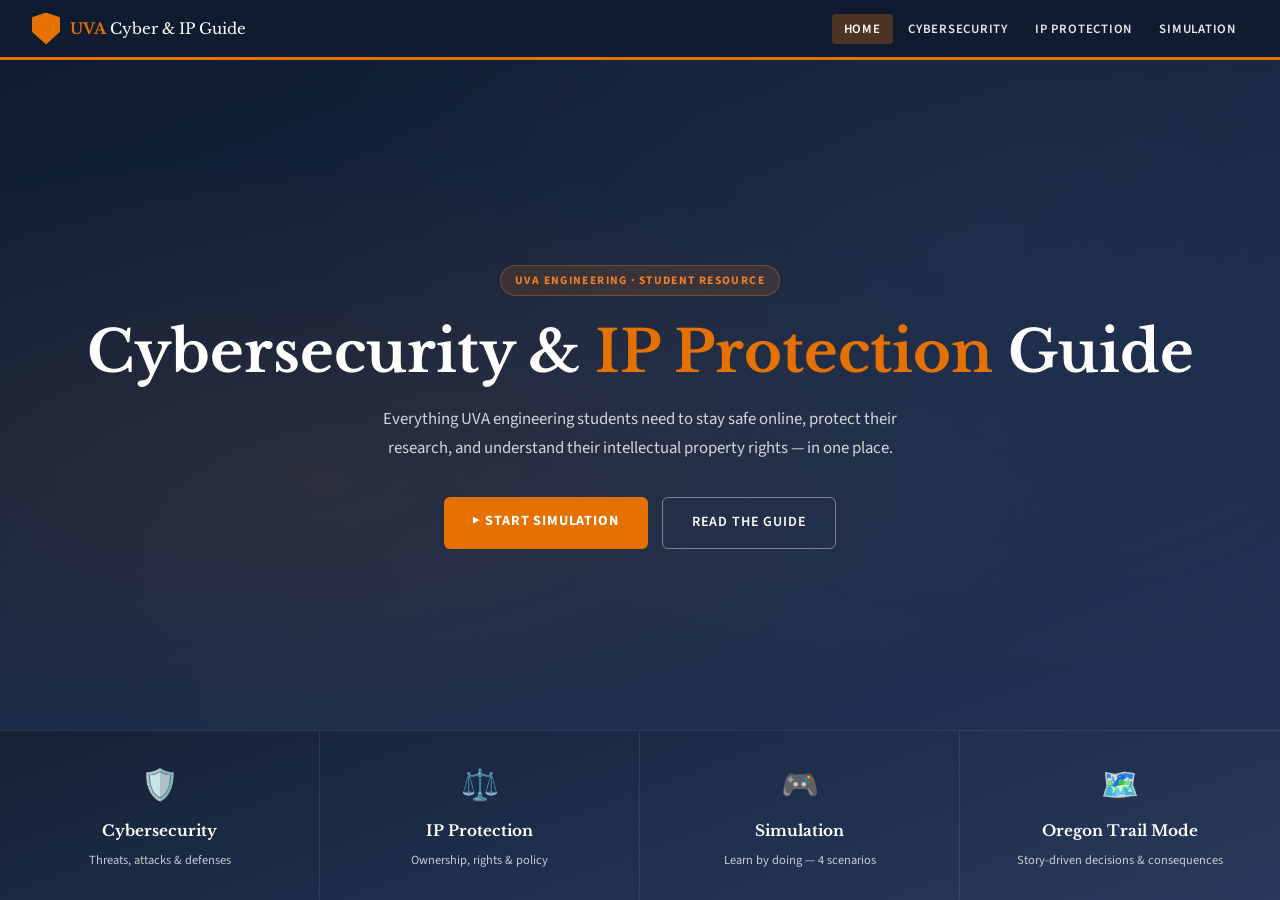
<file: index.html>
<!DOCTYPE html>
<html lang="en">
<head>
  <!-- Basic page setup + styles -->
  <meta charset="UTF-8">
  <meta name="viewport" content="width=device-width, initial-scale=1.0">
  <title>UVA Cyber & IP Guide</title>
  <link rel="stylesheet" href="css/style.css">
  <link rel="stylesheet" href="css/home.css">
</head>
<body>
  <!-- Accessibility: skip navigation -->
  <a href="#main-content" class="skip-link">Skip to main content</a>
  
  <!-- Main navigation -->
  <header>
    <nav aria-label="Main navigation">
      <a href="index.html" class="nav-brand">
        <div class="nav-shield" aria-hidden="true"></div>
        <span class="nav-title"><strong>UVA</strong> Cyber &amp; IP Guide</span>
      </a>
      <ul class="nav-links">
        <li><a href="index.html">Home</a></li>
        <li><a href="cyber.html">Cybersecurity</a></li>
        <li><a href="ip.html">IP Protection</a></li>
        <li><a href="simulation.html">Simulation</a></li>
      </ul>
    </nav>
  </header>

  <!-- Main content area -->
  <main id="main-content">
    
    <!-- Hero section (intro + quick navigation) -->
    <section class="hero" aria-labelledby="hero-heading">
      <div class="hero-content">
        <div class="hero-eyebrow">UVA Engineering · Student Resource</div>
        <h1 id="hero-heading">Cybersecurity &amp; <em>IP Protection</em> Guide</h1>
        <p class="hero-sub">Everything UVA engineering students need to stay safe online, protect their research, and understand their intellectual property rights — in one place.</p>
        
        <!-- Primary actions -->
        <div class="hero-actions">
          <a href="simulation.html" class="btn-primary">▶ Start Simulation</a>
          <a href="cyber.html" class="btn-outline">Read the Guide</a>
        </div>
      </div>
      <!-- Quick access cards to main sections -->
      <nav class="hero-cards" aria-label="Site sections">
        <a href="cyber.html" class="hero-card">
          <div class="hero-card-icon" aria-hidden="true">🛡️</div>
          <h2>Cybersecurity</h2>
          <p>Threats, attacks &amp; defenses</p>
        </a>
        <a href="ip.html" class="hero-card">
          <div class="hero-card-icon" aria-hidden="true">⚖️</div>
          <h2>IP Protection</h2>
          <p>Ownership, rights &amp; policy</p>
        </a>
        <a href="simulation.html" class="hero-card">
          <div class="hero-card-icon" aria-hidden="true">🎮</div>
          <h2>Simulation</h2>
          <p>Learn by doing — 4 scenarios</p>
        </a>
        <a href="simulation.html" class="hero-card">
          <div class="hero-card-icon" aria-hidden="true">🗺️</div>
          <h2>Oregon Trail Mode</h2>
          <p>Story-driven decisions &amp; consequences</p>
        </a>
      </nav>
    </section>
  </main>
  
  <!-- Navigation behavior script for js -->
  <script src="js/nav.js"></script>
</body>
</html>
</file>
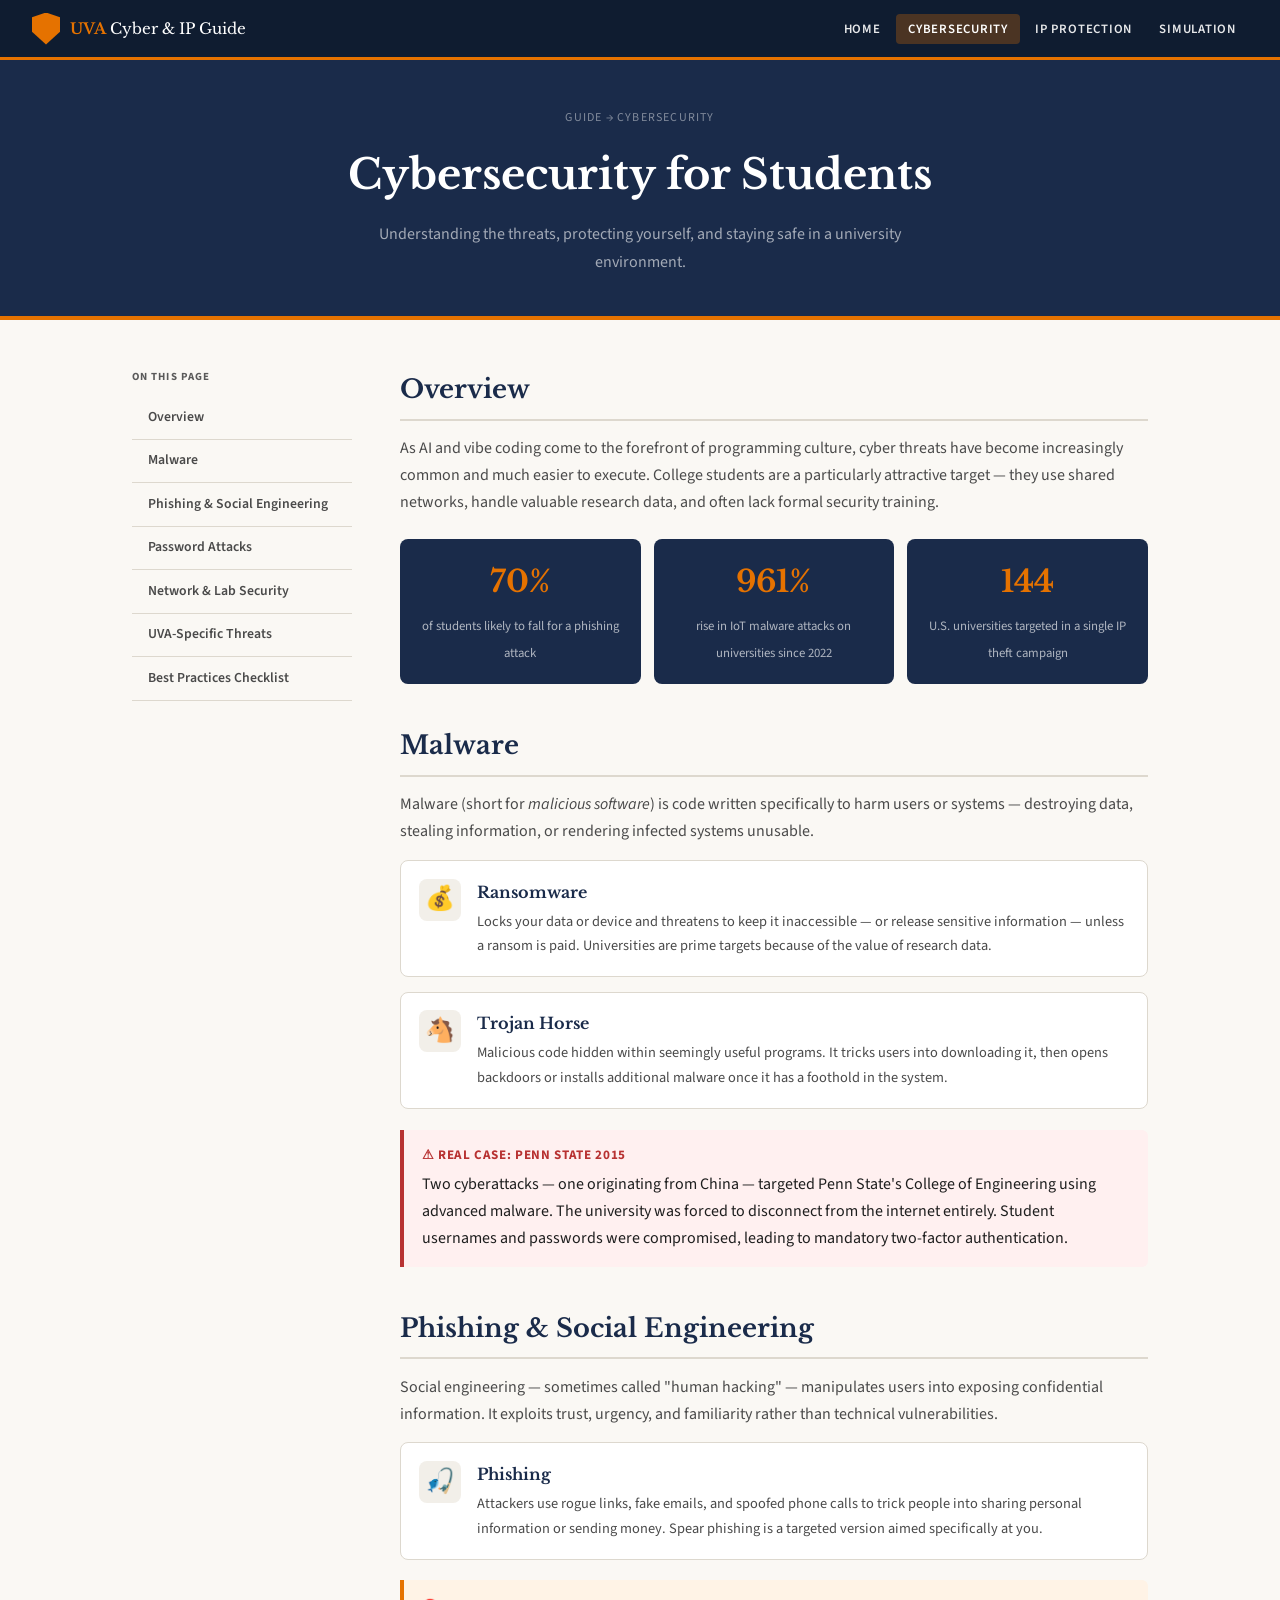
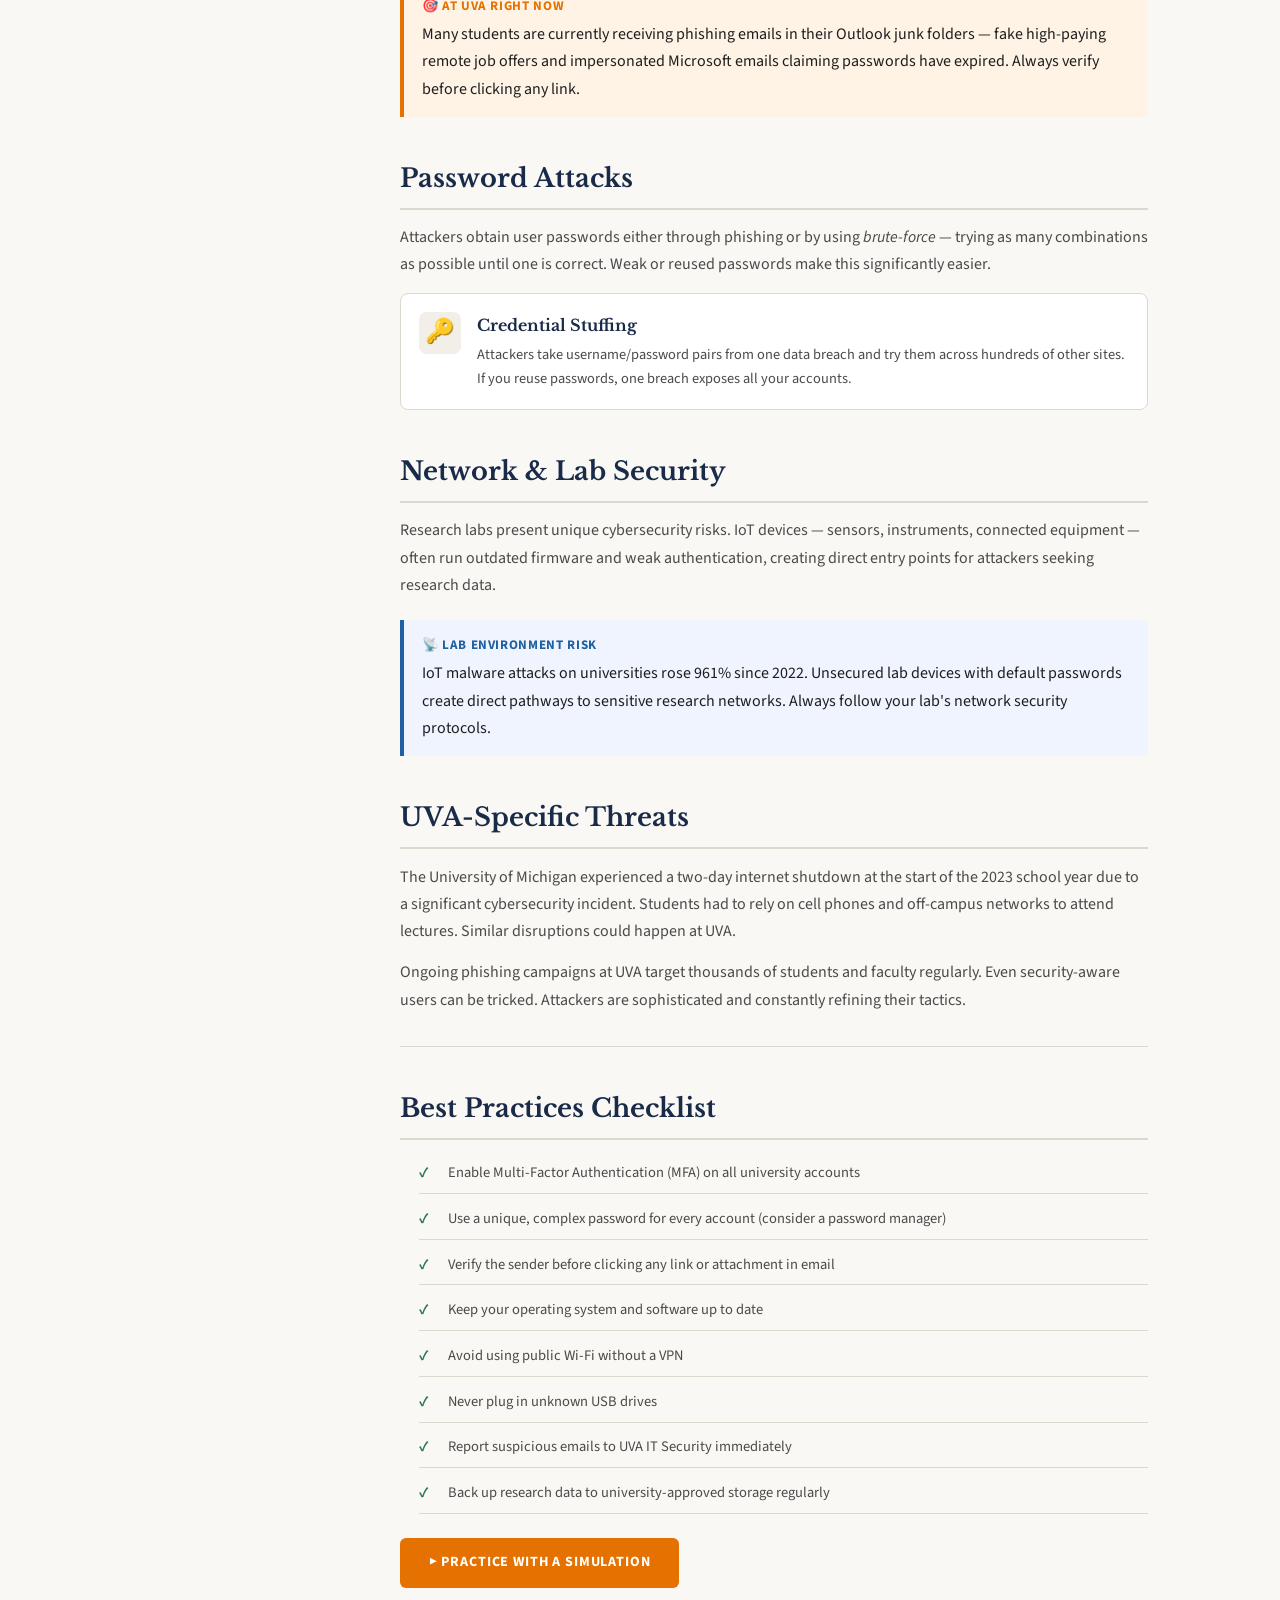
<file: cyber.html>
<!DOCTYPE html>
<html lang="en">
<head>
  <!-- Basic setup + shared styles -->
  <meta charset="UTF-8">
  <meta name="viewport" content="width=device-width, initial-scale=1.0">
  <title>Cybersecurity — UVA Cyber & IP Guide</title>
  <link rel="stylesheet" href="css/style.css">
  <link rel="stylesheet" href="css/content.css">
</head>
<body>

  <!-- Navigation (consistent across pages) -->
  <nav>
    <a href="index.html" class="nav-brand">
      <div class="nav-shield"></div>
      <span class="nav-title"><strong>UVA</strong> Cyber &amp; IP Guide</span>
    </a>
    <ul class="nav-links">
      <li><a href="index.html">Home</a></li>
      <li><a href="cyber.html">Cybersecurity</a></li>
      <li><a href="ip.html">IP Protection</a></li>
      <li><a href="simulation.html">Simulation</a></li>
    </ul>
  </nav>

  <!-- Page header -->
  <div class="page-header">
    <div class="breadcrumb">Guide → Cybersecurity</div>
    <h1>Cybersecurity for Students</h1>
    <p>Understanding the threats, protecting yourself, and staying safe in a university environment.</p>
  </div>
  <div class="orange-bar"></div>

  <!-- Layout: sidebar + main content -->
  <div class="content-layout">
    
    <!-- Sidebar navigation -->
    <aside class="content-sidebar">
      <div class="sidebar-label">On this page</div>
      <ul class="sidebar-nav">
        <li><a href="#overview">Overview</a></li>
        <li><a href="#malware">Malware</a></li>
        <li><a href="#phishing">Phishing &amp; Social Engineering</a></li>
        <li><a href="#passwords">Password Attacks</a></li>
        <li><a href="#network">Network &amp; Lab Security</a></li>
        <li><a href="#uva">UVA-Specific Threats</a></li>
        <li><a href="#checklist">Best Practices Checklist</a></li>
      </ul>
    </aside>

    <!-- Main content -->
    <div class="content-body">

      <!-- Overview section -->
      <h2 id="overview">Overview</h2>
      <p>As AI and vibe coding come to the forefront of programming culture, cyber threats have become increasingly common and much easier to execute. College students are a particularly attractive target — they use shared networks, handle valuable research data, and often lack formal security training.</p>
      
      <!-- Stats section -->
      <div class="stat-row">
        <div class="stat-box"><span class="stat-num">70%</span><span class="stat-label">of students likely to fall for a phishing attack</span></div>
        <div class="stat-box"><span class="stat-num">961%</span><span class="stat-label">rise in IoT malware attacks on universities since 2022</span></div>
        <div class="stat-box"><span class="stat-num">144</span><span class="stat-label">U.S. universities targeted in a single IP theft campaign</span></div>
      </div>

      <!-- Malware threats -->
      <h2 id="malware">Malware</h2>
      <p>Malware (short for <em>malicious software</em>) is code written specifically to harm users or systems — destroying data, stealing information, or rendering infected systems unusable.</p>
      
      <!-- Example threat cards -->
      <div class="threat-card">
        <div class="threat-icon">💰</div>
        <div>
          <h4>Ransomware</h4>
          <p>Locks your data or device and threatens to keep it inaccessible — or release sensitive information — unless a ransom is paid. Universities are prime targets because of the value of research data.</p>
        </div>
      </div>
      <div class="threat-card">
        <div class="threat-icon">🐴</div>
        <div>
          <h4>Trojan Horse</h4>
          <p>Malicious code hidden within seemingly useful programs. It tricks users into downloading it, then opens backdoors or installs additional malware once it has a foothold in the system.</p>
        </div>
      </div>
      
      <!-- Real-world case -->
      <div class="callout danger">
        <strong>⚠ Real Case: Penn State 2015</strong>
        Two cyberattacks — one originating from China — targeted Penn State's College of Engineering using advanced malware. The university was forced to disconnect from the internet entirely. Student usernames and passwords were compromised, leading to mandatory two-factor authentication.
      </div>

      <!-- Phishing -->
      <h2 id="phishing">Phishing &amp; Social Engineering</h2>
      <p>Social engineering — sometimes called "human hacking" — manipulates users into exposing confidential information. It exploits trust, urgency, and familiarity rather than technical vulnerabilities.</p>
      <div class="threat-card">
        <div class="threat-icon">🎣</div>
        <div>
          <h4>Phishing</h4>
          <p>Attackers use rogue links, fake emails, and spoofed phone calls to trick people into sharing personal information or sending money. Spear phishing is a targeted version aimed specifically at you.</p>
        </div>
      </div>
      <div class="callout">
        <strong>🎯 At UVA Right Now</strong>
        Many students are currently receiving phishing emails in their Outlook junk folders — fake high-paying remote job offers and impersonated Microsoft emails claiming passwords have expired. Always verify before clicking any link.
      </div>

      <!-- Password attacks -->
      <h2 id="passwords">Password Attacks</h2>
      <p>Attackers obtain user passwords either through phishing or by using <em>brute-force</em> — trying as many combinations as possible until one is correct. Weak or reused passwords make this significantly easier.</p>
      <div class="threat-card">
        <div class="threat-icon">🔑</div>
        <div>
          <h4>Credential Stuffing</h4>
          <p>Attackers take username/password pairs from one data breach and try them across hundreds of other sites. If you reuse passwords, one breach exposes all your accounts.</p>
        </div>
      </div>

      <!-- Network risks -->
      <h2 id="network">Network &amp; Lab Security</h2>
      <p>Research labs present unique cybersecurity risks. IoT devices — sensors, instruments, connected equipment — often run outdated firmware and weak authentication, creating direct entry points for attackers seeking research data.</p>
      <div class="callout info">
        <strong>📡 Lab Environment Risk</strong>
        IoT malware attacks on universities rose 961% since 2022. Unsecured lab devices with default passwords create direct pathways to sensitive research networks. Always follow your lab's network security protocols.
      </div>

      <!-- UVA-specific context -->
      <h2 id="uva">UVA-Specific Threats</h2>
      <p>The University of Michigan experienced a two-day internet shutdown at the start of the 2023 school year due to a significant cybersecurity incident. Students had to rely on cell phones and off-campus networks to attend lectures. Similar disruptions could happen at UVA.</p>
      <p>Ongoing phishing campaigns at UVA target thousands of students and faculty regularly. Even security-aware users can be tricked. Attackers are sophisticated and constantly refining their tactics.</p>

      <div class="divider"></div>
      
      <!-- Best practices -->
      <h2 id="checklist">Best Practices Checklist</h2>
      <ul class="checklist">
        <li>Enable Multi-Factor Authentication (MFA) on all university accounts</li>
        <li>Use a unique, complex password for every account (consider a password manager)</li>
        <li>Verify the sender before clicking any link or attachment in email</li>
        <li>Keep your operating system and software up to date</li>
        <li>Avoid using public Wi-Fi without a VPN</li>
        <li>Never plug in unknown USB drives</li>
        <li>Report suspicious emails to UVA IT Security immediately</li>
        <li>Back up research data to university-approved storage regularly</li>
      </ul>
      
      <!-- CTA -->
      <div class="content-cta">
        <a href="simulation.html" class="btn-primary">▶ Practice with a Simulation</a>
      </div>
    </div>
  </div>

   <!-- Navigation script that redirects w/ JS -->
  <script src="js/nav.js"></script>
</body>
</html>
</file>
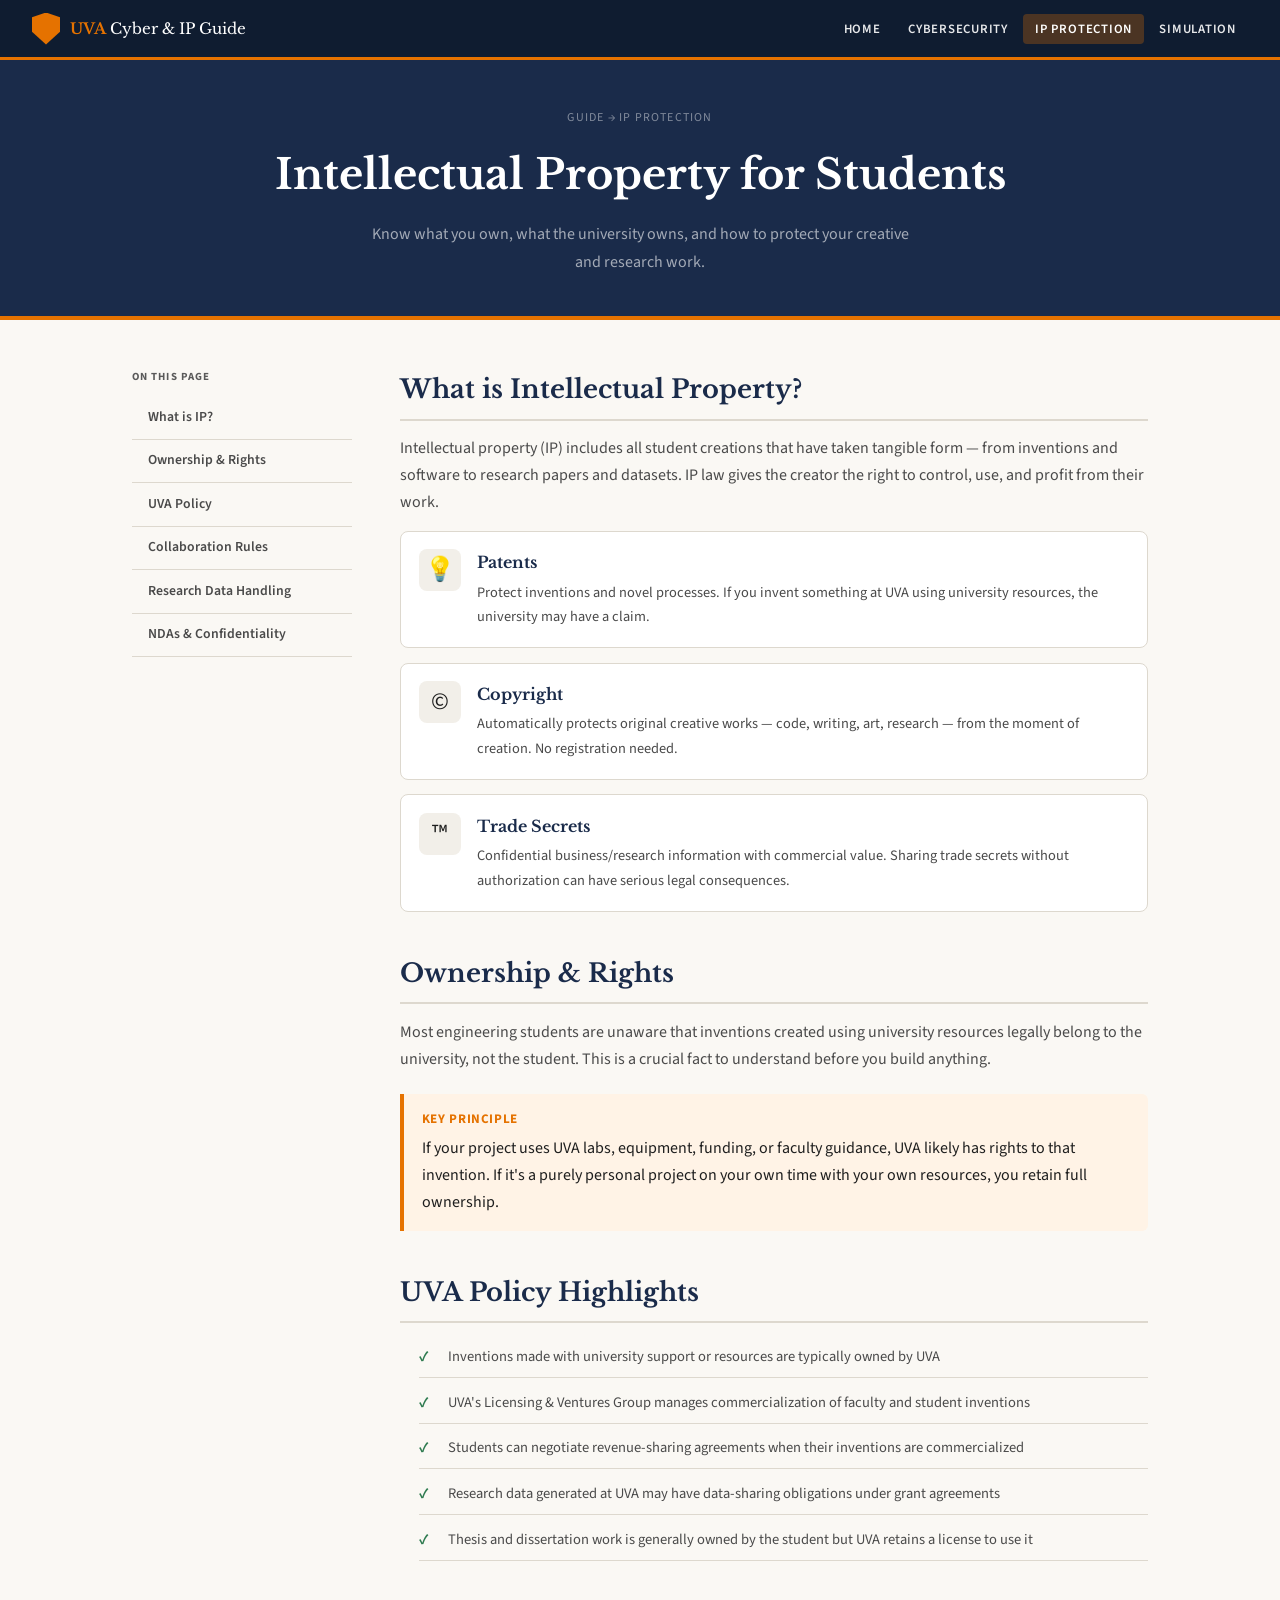
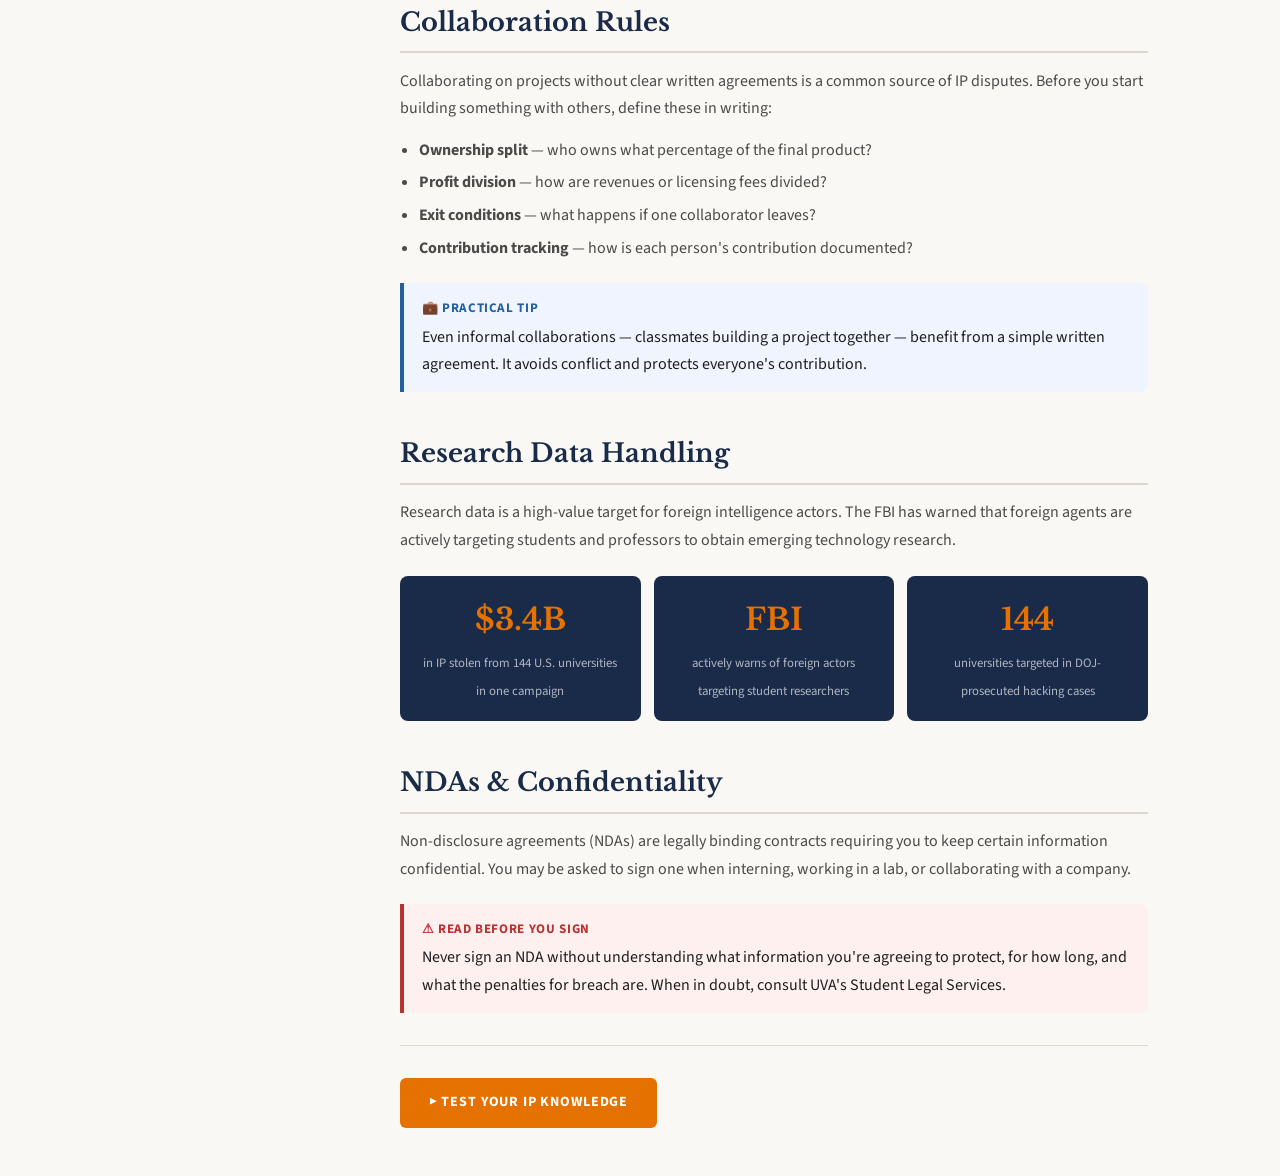
<file: ip.html>
<!DOCTYPE html>
<html lang="en">
<head>
 <!-- Basic setup + styling -->
  <meta charset="UTF-8">
  <meta name="viewport" content="width=device-width, initial-scale=1.0">
  <title>IP Protection — UVA Cyber & IP Guide</title>
  <link rel="stylesheet" href="css/style.css">
  <link rel="stylesheet" href="css/content.css">
</head>
<body>
  
  <!-- Shared navigation bar -->
  <nav>
    <a href="index.html" class="nav-brand">
      <div class="nav-shield"></div>
      <span class="nav-title"><strong>UVA</strong> Cyber &amp; IP Guide</span>
    </a>
    <ul class="nav-links">
      <li><a href="index.html">Home</a></li>
      <li><a href="cyber.html">Cybersecurity</a></li>
      <li><a href="ip.html">IP Protection</a></li>
      <li><a href="simulation.html">Simulation</a></li>
    </ul>
  </nav>
  
  <!-- Page header -->
  <div class="page-header">
    <div class="breadcrumb">Guide → IP Protection</div>
    <h1>Intellectual Property for Students</h1>
    <p>Know what you own, what the university owns, and how to protect your creative and research work.</p>
  </div>
  <div class="orange-bar"></div>
  
  <!-- Main layout: sidebar + content -->
  <div class="content-layout">
    
    <!-- Sidebar navigation -->
    <aside class="content-sidebar">
      <div class="sidebar-label">On this page</div>
      <ul class="sidebar-nav">
        <li><a href="#what-is-ip">What is IP?</a></li>
        <li><a href="#ownership">Ownership &amp; Rights</a></li>
        <li><a href="#uva-policy">UVA Policy</a></li>
        <li><a href="#collaboration">Collaboration Rules</a></li>
        <li><a href="#research">Research Data Handling</a></li>
        <li><a href="#ndas">NDAs &amp; Confidentiality</a></li>
      </ul>
    </aside>
    
     <!-- Main content -->
    <div class="content-body">
      
      <!-- IP basics -->
      <h2 id="what-is-ip">What is Intellectual Property?</h2>
      <p>Intellectual property (IP) includes all student creations that have taken tangible form — from inventions and software to research papers and datasets. IP law gives the creator the right to control, use, and profit from their work.</p>
      
      <!-- Key IP types -->
      <div class="threat-card">
        <div class="threat-icon">💡</div>
        <div><h4>Patents</h4><p>Protect inventions and novel processes. If you invent something at UVA using university resources, the university may have a claim.</p></div>
      </div>
      <div class="threat-card">
        <div class="threat-icon">©️</div>
        <div><h4>Copyright</h4><p>Automatically protects original creative works — code, writing, art, research — from the moment of creation. No registration needed.</p></div>
      </div>
      <div class="threat-card">
        <div class="threat-icon">™️</div>
        <div><h4>Trade Secrets</h4><p>Confidential business/research information with commercial value. Sharing trade secrets without authorization can have serious legal consequences.</p></div>
      </div>

      <!-- Ownership section -->
      <h2 id="ownership">Ownership &amp; Rights</h2>
      <p>Most engineering students are unaware that inventions created using university resources legally belong to the university, not the student. This is a crucial fact to understand before you build anything.</p>
      <div class="callout">
        <strong>Key Principle</strong>
        If your project uses UVA labs, equipment, funding, or faculty guidance, UVA likely has rights to that invention. If it's a purely personal project on your own time with your own resources, you retain full ownership.
      </div>
      
       <!-- Policy overview -->
      <h2 id="uva-policy">UVA Policy Highlights</h2>
      <ul class="checklist">
        <li>Inventions made with university support or resources are typically owned by UVA</li>
        <li>UVA's Licensing &amp; Ventures Group manages commercialization of faculty and student inventions</li>
        <li>Students can negotiate revenue-sharing agreements when their inventions are commercialized</li>
        <li>Research data generated at UVA may have data-sharing obligations under grant agreements</li>
        <li>Thesis and dissertation work is generally owned by the student but UVA retains a license to use it</li>
      </ul>

      <!-- Collaboration -->
      <h2 id="collaboration">Collaboration Rules</h2>
      <p>Collaborating on projects without clear written agreements is a common source of IP disputes. Before you start building something with others, define these in writing:</p>
      <ul>
        <li><strong>Ownership split</strong> — who owns what percentage of the final product?</li>
        <li><strong>Profit division</strong> — how are revenues or licensing fees divided?</li>
        <li><strong>Exit conditions</strong> — what happens if one collaborator leaves?</li>
        <li><strong>Contribution tracking</strong> — how is each person's contribution documented?</li>
      </ul>
      <div class="callout info">
        <strong>💼 Practical Tip</strong>
        Even informal collaborations — classmates building a project together — benefit from a simple written agreement. It avoids conflict and protects everyone's contribution.
      </div>
      
      <!-- Research risks -->
      <h2 id="research">Research Data Handling</h2>
      <p>Research data is a high-value target for foreign intelligence actors. The FBI has warned that foreign agents are actively targeting students and professors to obtain emerging technology research.</p>
      <div class="stat-row">
        <div class="stat-box"><span class="stat-num">$3.4B</span><span class="stat-label">in IP stolen from 144 U.S. universities in one campaign</span></div>
        <div class="stat-box"><span class="stat-num">FBI</span><span class="stat-label">actively warns of foreign actors targeting student researchers</span></div>
        <div class="stat-box"><span class="stat-num">144</span><span class="stat-label">universities targeted in DOJ-prosecuted hacking cases</span></div>
      </div>

      <!-- NDA warning -->
      <h2 id="ndas">NDAs &amp; Confidentiality</h2>
      <p>Non-disclosure agreements (NDAs) are legally binding contracts requiring you to keep certain information confidential. You may be asked to sign one when interning, working in a lab, or collaborating with a company.</p>
      <div class="callout danger">
        <strong>⚠ Read Before You Sign</strong>
        Never sign an NDA without understanding what information you're agreeing to protect, for how long, and what the penalties for breach are. When in doubt, consult UVA's Student Legal Services.
      </div>

      <!-- CTA -->
      <div class="divider"></div>
      <div class="content-cta">
        <a href="simulation.html" class="btn-primary">▶ Test Your IP Knowledge</a>
      </div>
    </div>
  </div>

  <script src="js/nav.js"></script>
</body>
</html>
</file>
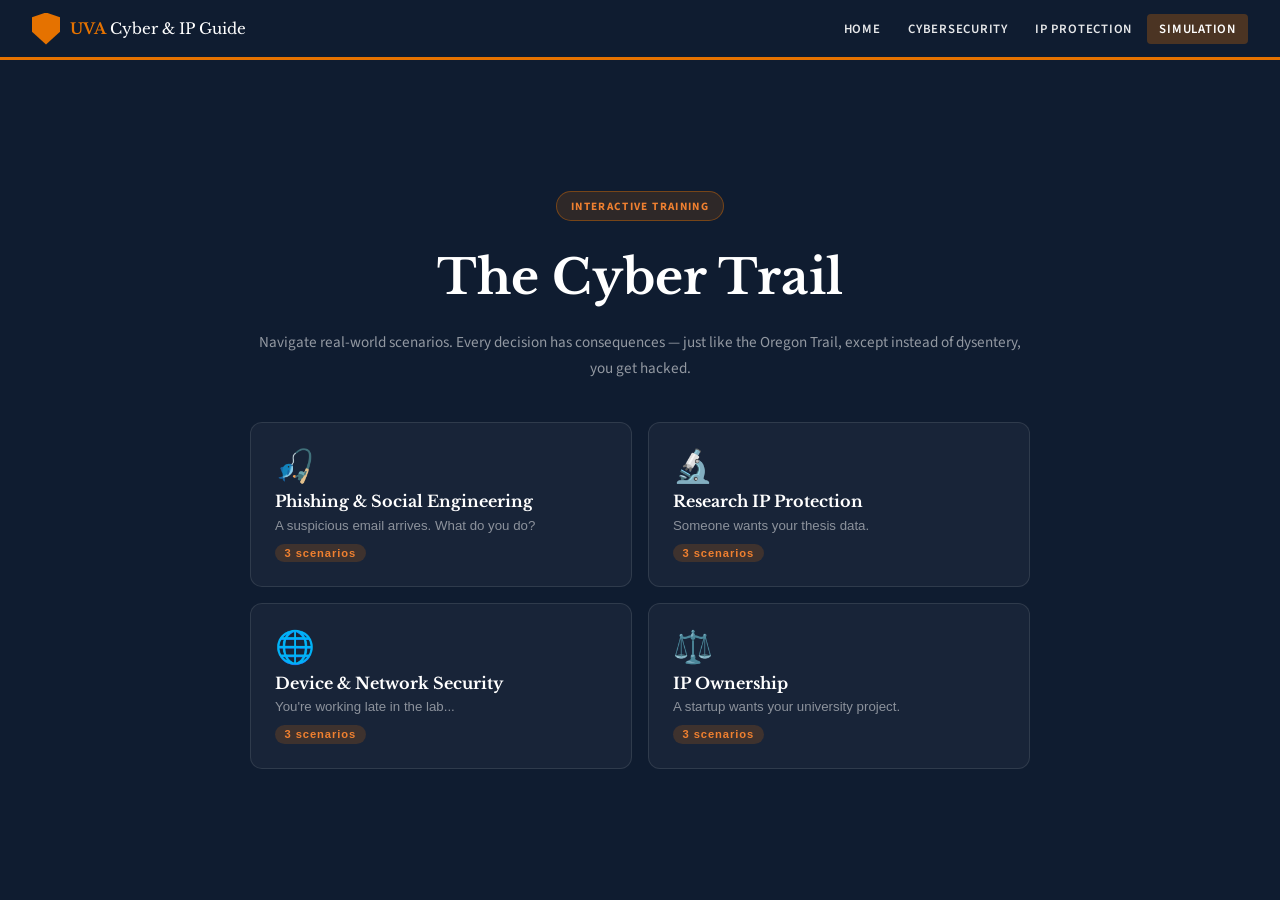
<file: simulation.html>
<!DOCTYPE html>
<html lang="en">
<head>
  <meta charset="UTF-8">
  <meta name="viewport" content="width=device-width, initial-scale=1.0">
  <title>Simulation — UVA Cyber & IP Guide</title>
  <link rel="stylesheet" href="css/style.css">
  <link rel="stylesheet" href="css/simulation.css">
</head>
<body>

  <nav>
    <a href="index.html" class="nav-brand">
      <div class="nav-shield"></div>
      <span class="nav-title"><strong>UVA</strong> Cyber &amp; IP Guide</span>
    </a>
    <ul class="nav-links">
      <li><a href="index.html">Home</a></li>
      <li><a href="cyber.html">Cybersecurity</a></li>
      <li><a href="ip.html">IP Protection</a></li>
      <li><a href="simulation.html">Simulation</a></li>
    </ul>
  </nav>

  <div class="sim-page">

    <!-- ── TOPIC SELECT SCREEN ── -->
    <div id="screenTopicSelect" class="sim-screen active">
      <div class="trail-header">
        <div class="trail-eyebrow">Interactive Training</div>
        <h1>The Cyber Trail</h1>
        <p>Navigate real-world scenarios. Every decision has consequences — just like the Oregon Trail, except instead of dysentery, you get hacked.</p>
      </div>
      <div class="topic-grid">
        <button class="topic-card" onclick="Game.openTopic('phishing')">
          <div class="topic-icon">🎣</div>
          <h3>Phishing &amp; Social Engineering</h3>
          <p>A suspicious email arrives. What do you do?</p>
          <div class="topic-tag">3 scenarios</div>
        </button>
        <button class="topic-card" onclick="Game.openTopic('research')">
          <div class="topic-icon">🔬</div>
          <h3>Research IP Protection</h3>
          <p>Someone wants your thesis data.</p>
          <div class="topic-tag">3 scenarios</div>
        </button>
        <button class="topic-card" onclick="Game.openTopic('network')">
          <div class="topic-icon">🌐</div>
          <h3>Device &amp; Network Security</h3>
          <p>You're working late in the lab...</p>
          <div class="topic-tag">3 scenarios</div>
        </button>
        <button class="topic-card" onclick="Game.openTopic('ip')">
          <div class="topic-icon">⚖️</div>
          <h3>IP Ownership</h3>
          <p>A startup wants your university project.</p>
          <div class="topic-tag">3 scenarios</div>
        </button>
      </div>
    </div>

    <!-- ── GAME SCREEN ── -->
    <div id="screenGame" class="sim-screen">

      <!-- HUD -->
      <div class="trail-hud">
        <div class="hud-left">
          <span class="hud-topic" id="hudTopic">Topic</span>
          <div class="trail-progress-wrap">
            <div class="trail-progress-track">
              <div class="trail-progress-fill" id="trailProgress"></div>
              <div class="trail-dot" id="trailDot"></div>
            </div>
            <div class="trail-progress-label">
              <span>Start</span><span id="progressLabel">Scene 1 of 3</span><span>End</span>
            </div>
          </div>
        </div>
        <div class="hud-right">
          <div class="hud-stat safe" id="statGood">✓ <span id="goodCount">0</span> safe</div>
          <div class="hud-stat risk" id="statBad">☠ <span id="badCount">0</span> risky</div>
        </div>
      </div>

      <!-- Scene card -->
      <div class="scene-card" id="sceneCard">

        <!-- Scene visual / animation area -->
        <div class="scene-visual" id="sceneVisual">
          <div class="scene-bg" id="sceneBg"></div>
          <div class="scene-anim" id="sceneAnim"></div>
        </div>

        <!-- Story text -->
        <div class="scene-story">
          <div class="scene-label" id="sceneLabel">Scene</div>
          <p class="scene-text" id="sceneText"></p>
        </div>

        <!-- Choices -->
        <div class="scene-choices" id="sceneChoices"></div>

        <!-- Consequence panel (shown after choice) -->
        <div class="consequence-panel" id="consequencePanel">
          <div class="consequence-anim" id="consequenceAnim"></div>
          <div class="consequence-body">
            <h4 id="consequenceTitle"></h4>
            <p id="consequenceText"></p>
          </div>
        </div>

        <button class="btn-continue" id="btnContinue" onclick="Game.next()">Continue on the Trail →</button>
      </div>
    </div>

    <!-- ── END SCREEN ── -->
    <div id="screenEnd" class="sim-screen">
      <div class="end-card">
        <div class="end-icon" id="endIcon"></div>
        <h2 id="endTitle"></h2>
        <div class="end-score" id="endScore"></div>
        <p id="endMsg"></p>
        <div class="end-takeaway" id="endTakeaway"></div>
        <div class="end-actions">
          <button class="btn-primary" onclick="Game.restart()">Try Another Topic</button>
          <button class="btn-outline-dark" onclick="Game.replay()">Replay This Scenario</button>
        </div>
      </div>
    </div>

  </div><!-- /sim-page -->

  <script src="js/nav.js"></script>
  <script src="js/simulation.js"></script>
</body>
</html>
</file>
<file: css/style.css>
/* ══════════════════════════════════════════════
   GLOBAL STYLES  —  uva-cyber-guide
   style.css applies to every page
   ══════════════════════════════════════════════ */

@import url('https://fonts.googleapis.com/css2?family=Libre+Baskerville:ital,wght@0,400;0,700;1,400&family=Source+Sans+3:wght@300;400;600;700&display=swap');

/* ── Design tokens ── */
:root {
  --navy:        #1a2b4a;
  --navy-deep:   #0f1c30;
  --navy-mid:    #243455;
  --orange:      #E57200;
  --orange-light:#f08030;
  --orange-pale: #fff3e6;
  --cream:       #faf8f4;
  --warm-gray:   #f2efe9;
  --mid-gray:    #5a5a5a; /* was #8a8a8a — darkened for AAA contrast (7:1 on cream) */
  --text:        #1e1e1e;
  --text-light:  #4a4a4a;
  --border:      #ddd8ce;
  --white:       #ffffff;
  --success:     #2d7a4f;
  --danger:      #b83232;
  --warning:     #c47a00;

  --font-serif: 'Libre Baskerville', Georgia, serif;
  --font-sans:  'Source Sans 3', sans-serif;
  --nav-h:      60px;
}

/* ── Reset ── */
*, *::before, *::after { margin: 0; padding: 0; box-sizing: border-box; }
html { scroll-behavior: smooth; }
body {
  font-family: var(--font-sans);
  background: var(--cream);
  color: var(--text);
  font-size: 16px;
  line-height: 1.7;
  padding-top: var(--nav-h);
}

/* ── Accessibility: skip link ── */
.skip-link {
  position: absolute;
  top: -100%;
  left: 1rem;
  background: var(--orange);
  color: var(--white);
  padding: 0.5rem 1rem;
  border-radius: 0 0 6px 6px;
  font-weight: 700;
  font-size: 0.9rem;
  text-decoration: none;
  z-index: 9999;
  transition: top 0.2s;
}
.skip-link:focus { top: 0; }

/* ── Nav ── */
header,
body > nav {
  position: fixed;
  top: 0;
  left: 0;
  right: 0;
  z-index: 1000;
}
header nav,
body > nav {
  height: var(--nav-h);
  background: var(--navy-deep);
  border-bottom: 3px solid var(--orange);
  display: flex;
  align-items: center;
  justify-content: space-between;
  padding: 0 2rem;
}
.nav-brand {
  display: flex; align-items: center; gap: 0.6rem;
  text-decoration: none;
}
.nav-shield {
  width: 28px; height: 32px;
  background: var(--orange);
  clip-path: polygon(50% 0%, 100% 15%, 100% 60%, 50% 100%, 0% 60%, 0% 15%);
  flex-shrink: 0;
}
.nav-title {
  font-family: var(--font-serif);
  color: var(--white); font-size: 0.95rem;
  white-space: nowrap;
}
@media (max-width: 640px) {
  :root { --nav-h: 96px; }
  header nav,
  body > nav {
  height: auto;
  flex-wrap: wrap;
  padding: 0.4rem 1rem;
  gap: 0.2rem;
  align-items: center;
}
  .nav-title { font-size: 0.82rem; }
  .nav-links { gap: 0; flex: 1 0 100%; justify-content: space-between; }
  .nav-links a { padding: 0.2rem 0.25rem; font-size: 0.62rem; white-space: nowrap; letter-spacing: 0.03em; }
}
.nav-title strong { color: var(--orange); font-weight: 700; }
.nav-links { display: flex; gap: 0.2rem; list-style: none; }
.nav-links a {
  color: rgba(255,255,255,0.90); /* was 0.72 — raised for AAA contrast */
  text-decoration: none;
  font-size: 0.8rem; font-weight: 600;
  letter-spacing: 0.06em; text-transform: uppercase;
  padding: 0.4rem 0.75rem; border-radius: 4px;
  transition: color 0.2s, background 0.2s;
}
.nav-links a:hover { color: var(--white); background: rgba(229,114,0,0.2); }
.nav-links a.active { color: var(--white); background: rgba(229,114,0,0.28); }

/* ── Shared buttons ── */
.btn-primary {
  display: inline-block;
  background: var(--orange); color: var(--white);
  border: none; padding: 0.8rem 1.8rem; border-radius: 6px;
  font-family: var(--font-sans); font-size: 0.88rem; font-weight: 700;
  letter-spacing: 0.06em; text-transform: uppercase;
  cursor: pointer; text-decoration: none;
  transition: background 0.2s, transform 0.15s, box-shadow 0.2s;
}
.btn-primary:hover {
  background: var(--orange-light);
  transform: translateY(-1px);
  box-shadow: 0 4px 16px rgba(229,114,0,0.35);
}
.btn-outline {
  display: inline-block;
  background: transparent; color: var(--white);
  border: 1.5px solid rgba(255,255,255,0.4);
  padding: 0.8rem 1.8rem; border-radius: 6px;
  font-family: var(--font-sans); font-size: 0.88rem; font-weight: 600;
  letter-spacing: 0.06em; text-transform: uppercase;
  cursor: pointer; text-decoration: none;
  transition: border-color 0.2s, background 0.2s;
}
.btn-outline:hover { border-color: var(--white); background: rgba(255,255,255,0.08); }
</file>
<file: css/home.css>
/* ══════════════════════════════════════════════
   HOME PAGE STYLES  —  home.css
   ══════════════════════════════════════════════ */

/* ── Hero section ── */
.hero {
  min-height: calc(100vh - var(--nav-h));
  background: linear-gradient(160deg, var(--navy-deep) 0%, var(--navy) 55%, var(--navy-mid) 100%);
  display: flex;
  flex-direction: column;
  position: relative;
  overflow: visible;
}
.hero::before {
  content: '';
  position: absolute; inset: 0; pointer-events: none;
  background:
    radial-gradient(ellipse at 25% 50%, rgba(229,114,0,0.09) 0%, transparent 55%),
    radial-gradient(ellipse at 75% 20%, rgba(255,255,255,0.03) 0%, transparent 50%);
}

/* ── Hero content (text + buttons) ── */
.hero-content {
  flex: 1;
  display: flex;
  flex-direction: column;
  align-items: center;
  justify-content: center;
  padding: 3.5rem 2rem 2rem;
  text-align: center;
  position: relative;
  z-index: 1;
  animation: fadeUp 0.7s ease both;
}
@keyframes fadeUp {
  from { opacity: 0; transform: translateY(24px); }
  to   { opacity: 1; transform: translateY(0); }
}
.hero-eyebrow {
  display: inline-block;
  background: rgba(229,114,0,0.14);
  border: 1px solid rgba(229,114,0,0.38);
  color: var(--orange-light);
  font-size: 0.72rem; font-weight: 700;
  letter-spacing: 0.12em; text-transform: uppercase;
  padding: 0.3rem 0.9rem; border-radius: 20px;
  margin-bottom: 1.4rem;
}
.hero-content h1 {
  font-family: var(--font-serif);
  font-size: clamp(2rem, 5vw, 3.6rem);
  color: var(--white); line-height: 1.2;
  margin-bottom: 1.1rem;
}
.hero-content h1 em { color: var(--orange); font-style: normal; }
.hero-sub {
  color: rgba(255,255,255,0.80); /* was 0.62 — raised for AAA contrast on navy */
  font-size: 1.05rem; max-width: 540px;
  margin: 0 auto 2.2rem;
}
.hero-actions { display: flex; gap: 0.9rem; flex-wrap: wrap; justify-content: center; }

/* ── Bottom cards ── */
.hero-cards {
  display: grid;
  grid-template-columns: repeat(4, 1fr);
  border-top: 1px solid rgba(255,255,255,0.08);
  position: relative;
  z-index: 1;
  margin-top: auto;
  background: linear-gradient(160deg, var(--navy-deep) 0%, var(--navy) 55%, var(--navy-mid) 100%);
}
.hero-card {
  padding: 1.8rem 1.4rem;
  background: rgba(255,255,255,0.025);
  border-right: 1px solid rgba(255,255,255,0.07);
  text-align: center; text-decoration: none;
  transition: background 0.2s;
  display: flex; flex-direction: column; align-items: center; gap: 0.4rem;
}
.hero-card:last-child { border-right: none; }
.hero-card:hover { background: rgba(229,114,0,0.1); }
.hero-card-icon { font-size: 1.9rem; }
.hero-card h2 { /* was h3 — updated to match HTML heading fix */
  font-family: var(--font-serif);
  color: var(--white);
  font-size: 0.95rem;
}
.hero-card p {
  color: rgba(255,255,255,0.75); /* was 0.48 — this was the 1:1 invisible text, raised for AA contrast */
  font-size: 0.78rem;
}

/* ── Responsive ── */
@media (max-width: 700px) {
  .hero-cards { grid-template-columns: repeat(2, 1fr); }
}
@media (max-width: 420px) {
  .hero-cards { grid-template-columns: 1fr; }
}
</file>
<file: css/content.css>
/* ══════════════════════════════════════════════
   CONTENT PAGE STYLES  —  content.css
   Used by: cyber.html, ip.html
   ══════════════════════════════════════════════ */

/* ── Page header banner ── */
.page-header {
  background: var(--navy);
  padding: 3rem 2rem 2.5rem;
  text-align: center;
}
.breadcrumb {
  color: rgba(255,255,255,0.45);
  font-size: 0.75rem; letter-spacing: 0.1em;
  text-transform: uppercase; margin-bottom: 0.7rem;
}
.page-header h1 {
  font-family: var(--font-serif);
  color: var(--white);
  font-size: clamp(1.7rem, 4vw, 2.6rem);
  margin-bottom: 0.7rem;
}
.page-header p { color: rgba(255,255,255,0.6); max-width: 560px; margin: 0 auto; }
.orange-bar { height: 4px; background: var(--orange); }

/* ── Two-column layout ── */
.content-layout {
  max-width: 1080px; margin: 0 auto;
  padding: 3rem 2rem;
  display: grid; grid-template-columns: 220px 1fr; gap: 3rem;
}
@media (max-width: 740px) {
  .content-layout { grid-template-columns: 1fr; }
  .content-sidebar { display: none; }
}

/* ── Sticky sidebar ── */
.content-sidebar { position: sticky; top: 80px; height: fit-content; }
.sidebar-label {
  font-size: 0.68rem; font-weight: 700;
  letter-spacing: 0.1em; text-transform: uppercase;
  color: var(--mid-gray); margin-bottom: 0.6rem;
}
.sidebar-nav { list-style: none; }
.sidebar-nav li { border-bottom: 1px solid var(--border); }
.sidebar-nav a {
  display: block; padding: 0.6rem 0 0.6rem 0.8rem;
  color: var(--text-light); text-decoration: none;
  font-size: 0.86rem; font-weight: 600;
  border-left: 3px solid transparent;
  transition: color 0.2s, border-color 0.2s;
}
.sidebar-nav a:hover { color: var(--orange); border-left-color: var(--orange); }

/* ── Content body typography ── */
.content-body h2 {
  font-family: var(--font-serif); font-size: 1.6rem;
  color: var(--navy); margin: 2.5rem 0 0.9rem;
  padding-bottom: 0.45rem;
  border-bottom: 2px solid var(--border);
}
.content-body h2:first-child { margin-top: 0; }
.content-body h3 {
  font-family: var(--font-serif); font-size: 1.1rem;
  color: var(--navy-mid); margin: 1.4rem 0 0.5rem;
}
.content-body p { margin-bottom: 0.9rem; color: var(--text-light); }
.content-body ul { margin: 0.4rem 0 1rem 1.2rem; }
.content-body ul li { margin-bottom: 0.35rem; color: var(--text-light); }
.divider { height: 1px; background: var(--border); margin: 2rem 0; }
.content-cta { margin-top: 1.5rem; }

/* ── Stat boxes ── */
.stat-row { display: grid; grid-template-columns: repeat(3,1fr); gap: 0.8rem; margin: 1.4rem 0; }
@media (max-width: 560px) { .stat-row { grid-template-columns: 1fr; } }
.stat-box {
  background: var(--navy); border-radius: 8px;
  padding: 1.1rem; text-align: center;
}
.stat-num {
  display: block; font-family: var(--font-serif);
  font-size: 1.9rem; font-weight: 700;
  color: var(--orange); margin-bottom: 0.25rem;
}
.stat-label { color: rgba(255,255,255,0.65); font-size: 0.8rem; }

/* ── Threat cards ── */
.threat-card {
  display: flex; gap: 1rem; align-items: flex-start;
  border: 1px solid var(--border); border-radius: 8px;
  padding: 1.1rem; margin: 0.9rem 0;
  background: var(--white);
}
.threat-icon {
  font-size: 1.5rem; flex-shrink: 0;
  width: 42px; height: 42px;
  background: var(--warm-gray); border-radius: 8px;
  display: flex; align-items: center; justify-content: center;
}
.threat-card h4 { font-family: var(--font-serif); color: var(--navy); margin-bottom: 0.25rem; }
.threat-card p { font-size: 0.9rem; color: var(--text-light); margin: 0; }

/* ── Callout boxes ── */
.callout {
  border-left: 4px solid var(--orange);
  background: var(--orange-pale);
  padding: 0.9rem 1.1rem; border-radius: 0 6px 6px 0;
  margin: 1.3rem 0;
}
.callout.danger  { border-color: var(--danger);  background: #fff0f0; }
.callout.info    { border-color: #2060a0;         background: #f0f4ff; }
.callout strong  { display: block; margin-bottom: 0.25rem; font-size: 0.82rem; letter-spacing: 0.05em; text-transform: uppercase; color: var(--orange); }
.callout.danger strong { color: var(--danger); }
.callout.info   strong { color: #2060a0; }
.callout p { margin: 0; font-size: 0.93rem; color: var(--text-light); }

/* ── Checklist ── */
.checklist { list-style: none; margin: 0.5rem 0 1rem; }
.checklist li {
  padding: 0.45rem 0 0.45rem 1.8rem; position: relative;
  border-bottom: 1px solid var(--border);
  font-size: 0.91rem; color: var(--text-light);
}
.checklist li::before {
  content: '✓'; position: absolute; left: 0;
  color: var(--success); font-weight: 700;
}
</file>
<file: css/simulation.css>
/* ══════════════════════════════════════════════
   SIMULATION STYLES  —  simulation.css
   Oregon Trail–style scenario game
   ══════════════════════════════════════════════ */

.sim-page {
  min-height: calc(100vh - var(--nav-h));
  background: var(--navy-deep);
  display: flex; align-items: center; justify-content: center;
  padding: 2rem;
}

/* ── Screens (only .active is visible) ── */
.sim-screen { display: none; width: 100%; max-width: 780px; }
.sim-screen.active { display: block; animation: fadeUp 0.4s ease both; }
@keyframes fadeUp {
  from { opacity: 0; transform: translateY(20px); }
  to   { opacity: 1; transform: translateY(0); }
}

/* ══ TOPIC SELECT SCREEN ══ */
.trail-header { text-align: center; margin-bottom: 2.5rem; }
.trail-eyebrow {
  display: inline-block;
  background: rgba(229,114,0,0.15); border: 1px solid rgba(229,114,0,0.4);
  color: var(--orange-light); font-size: 0.7rem; font-weight: 700;
  letter-spacing: 0.12em; text-transform: uppercase;
  padding: 0.28rem 0.85rem; border-radius: 20px; margin-bottom: 1rem;
}
.trail-header h1 {
  font-family: var(--font-serif); color: var(--white);
  font-size: clamp(2rem, 5vw, 3rem); margin-bottom: 0.7rem;
}
.trail-header p { color: rgba(255,255,255,0.55); font-size: 0.95rem; }

.topic-grid { display: grid; grid-template-columns: repeat(2,1fr); gap: 1rem; }
@media (max-width: 540px) { .topic-grid { grid-template-columns: 1fr; } }

.topic-card {
  background: rgba(255,255,255,0.04);
  border: 1.5px solid rgba(255,255,255,0.1);
  border-radius: 12px; padding: 1.5rem;
  text-align: left; cursor: pointer;
  transition: border-color 0.2s, background 0.2s, transform 0.15s;
  display: flex; flex-direction: column; gap: 0.4rem;
}
.topic-card:hover {
  border-color: var(--orange);
  background: rgba(229,114,0,0.08);
  transform: translateY(-2px);
}
.topic-icon { font-size: 2rem; }
.topic-card h3 { font-family: var(--font-serif); color: var(--white); font-size: 1rem; }
.topic-card p  { color: rgba(255,255,255,0.5); font-size: 0.83rem; }
.topic-tag {
  display: inline-block; margin-top: 0.3rem;
  background: rgba(229,114,0,0.18); color: var(--orange-light);
  font-size: 0.7rem; font-weight: 700; letter-spacing: 0.08em;
  padding: 0.2rem 0.6rem; border-radius: 10px;
}

/* ══ GAME SCREEN ══ */

/* HUD bar */
.trail-hud {
  display: flex; justify-content: space-between; align-items: flex-start;
  gap: 1rem; margin-bottom: 1.2rem;
  background: rgba(255,255,255,0.04);
  border: 1px solid rgba(255,255,255,0.08);
  border-radius: 10px; padding: 0.9rem 1.2rem;
}
.hud-left { flex: 1; display: flex; flex-direction: column; gap: 0.5rem; }
.hud-topic {
  font-size: 0.72rem; font-weight: 700; letter-spacing: 0.1em;
  text-transform: uppercase; color: var(--orange-light);
}

/* Trail progress bar */
.trail-progress-wrap { display: flex; flex-direction: column; gap: 0.3rem; }
.trail-progress-track {
  position: relative; height: 8px;
  background: rgba(255,255,255,0.1); border-radius: 4px; overflow: visible;
}
.trail-progress-fill {
  height: 100%; background: var(--orange); border-radius: 4px;
  transition: width 0.6s cubic-bezier(0.4,0,0.2,1);
  width: 0%;
}
.trail-dot {
  position: absolute; top: 50%; width: 16px; height: 16px;
  background: var(--white); border: 3px solid var(--orange);
  border-radius: 50%; transform: translate(-50%, -50%);
  left: 0%; transition: left 0.6s cubic-bezier(0.4,0,0.2,1);
  box-shadow: 0 0 8px rgba(229,114,0,0.5);
}
.trail-progress-label {
  display: flex; justify-content: space-between;
  font-size: 0.7rem; color: rgba(255,255,255,0.35);
}
#progressLabel { color: rgba(255,255,255,0.6); font-weight: 600; }

.hud-right { display: flex; flex-direction: column; gap: 0.4rem; align-items: flex-end; }
.hud-stat {
  font-size: 0.8rem; font-weight: 700;
  padding: 0.25rem 0.7rem; border-radius: 20px;
}
.hud-stat.safe { background: rgba(45,122,79,0.2);  color: #6fcf97; }
.hud-stat.risk { background: rgba(184,50,50,0.2);  color: #eb5757; }

/* ── Scene card ── */
.scene-card {
  background: rgba(255,255,255,0.035);
  border: 1px solid rgba(255,255,255,0.1);
  border-radius: 14px; overflow: hidden;
}

/* ── Scene visual area (the "animation stage") ── */
.scene-visual {
  position: relative; height: 200px; overflow: hidden;
  background: #0a1628;
}
.scene-bg {
  position: absolute; inset: 0;
  transition: background 0.8s ease;
}
.scene-anim {
  position: absolute; inset: 0;
  display: flex; align-items: center; justify-content: center;
  font-size: 5rem;
  animation: none;
}

/* Scene-specific backgrounds */
.bg-email    { background: linear-gradient(135deg, #0a1628 0%, #1a2040 100%); }
.bg-lab      { background: linear-gradient(135deg, #0d1f0d 0%, #142814 100%); }
.bg-network  { background: linear-gradient(135deg, #14101f 0%, #1f1435 100%); }
.bg-office   { background: linear-gradient(135deg, #1a1408 0%, #2a2010 100%); }

/* CSS animations for the scene visual */
@keyframes floatIcon {
  0%, 100% { transform: translateY(0) scale(1); }
  50%       { transform: translateY(-12px) scale(1.05); }
}
@keyframes shakeIcon {
  0%,100% { transform: translateX(0); }
  15%     { transform: translateX(-10px) rotate(-5deg); }
  30%     { transform: translateX(10px) rotate(5deg); }
  45%     { transform: translateX(-8px); }
  60%     { transform: translateX(8px); }
  75%     { transform: translateX(-4px); }
}
@keyframes pulseIcon {
  0%,100% { transform: scale(1); opacity: 1; }
  50%     { transform: scale(1.15); opacity: 0.8; }
}
@keyframes spinIcon {
  from { transform: rotate(0deg); }
  to   { transform: rotate(360deg); }
}
@keyframes glitchIcon {
  0%,100%  { transform: translate(0,0); filter: none; }
  10%      { transform: translate(-4px, 2px); filter: hue-rotate(90deg); }
  20%      { transform: translate(4px, -2px); filter: hue-rotate(180deg); }
  30%      { transform: translate(-2px, 4px); filter: hue-rotate(270deg); }
  40%      { transform: translate(2px, -4px); filter: none; }
}
@keyframes successBounce {
  0%,100% { transform: scale(1) translateY(0); }
  30%     { transform: scale(1.2) translateY(-15px); }
  60%     { transform: scale(0.95) translateY(0); }
  80%     { transform: scale(1.05) translateY(-5px); }
}
@keyframes dangerFlash {
  0%,100%  { opacity: 1; }
  25%,75%  { opacity: 0.3; }
}

.anim-float   { animation: floatIcon   2.5s ease-in-out infinite; }
.anim-shake   { animation: shakeIcon   0.6s ease forwards; }
.anim-pulse   { animation: pulseIcon   1.8s ease-in-out infinite; }
.anim-spin    { animation: spinIcon    1.2s linear infinite; }
.anim-glitch  { animation: glitchIcon  0.5s steps(1) infinite; }
.anim-success { animation: successBounce 0.7s ease forwards; }
.anim-danger  { animation: dangerFlash  0.4s ease 3; }

/* Particle overlay (shown on consequence) */
.scene-visual::after {
  content: '';
  position: absolute; inset: 0;
  background: transparent;
  transition: background 0.5s;
  pointer-events: none;
}
.scene-visual.consequence-good::after {
  background: radial-gradient(circle at center, rgba(45,122,79,0.35) 0%, transparent 70%);
}
.scene-visual.consequence-bad::after {
  background: radial-gradient(circle at center, rgba(184,50,50,0.35) 0%, transparent 70%);
}

/* ── Story text ── */
.scene-story { padding: 1.4rem 1.6rem 0.8rem; }
.scene-label {
  font-size: 0.68rem; font-weight: 700; letter-spacing: 0.12em;
  text-transform: uppercase; color: var(--orange);
  margin-bottom: 0.6rem;
}
.scene-text { color: rgba(255,255,255,0.85); font-size: 0.97rem; line-height: 1.7; }
.scene-text strong { color: var(--white); }
.scene-text em { color: var(--orange-light); font-style: normal; }

/* ── Choices ── */
.scene-choices {
  padding: 0.6rem 1.6rem 1.2rem;
  display: flex; flex-direction: column; gap: 0.6rem;
}
.choice-btn {
  display: flex; align-items: center; gap: 0.8rem;
  background: rgba(255,255,255,0.05);
  border: 1.5px solid rgba(255,255,255,0.12);
  border-radius: 8px; padding: 0.85rem 1rem;
  cursor: pointer; text-align: left;
  font-family: var(--font-sans); font-size: 0.92rem;
  color: rgba(255,255,255,0.82);
  transition: border-color 0.2s, background 0.2s, transform 0.15s;
}
.choice-btn:hover {
  border-color: var(--orange);
  background: rgba(229,114,0,0.1);
  transform: translateX(3px);
}
.choice-btn:disabled { cursor: default; transform: none; }
.choice-letter {
  width: 26px; height: 26px; border-radius: 50%; flex-shrink: 0;
  background: rgba(255,255,255,0.1);
  display: flex; align-items: center; justify-content: center;
  font-weight: 700; font-size: 0.75rem; color: var(--white);
}
.choice-btn.correct { border-color: #6fcf97; background: rgba(45,122,79,0.15); }
.choice-btn.correct .choice-letter { background: var(--success); }
.choice-btn.wrong   { border-color: #eb5757; background: rgba(184,50,50,0.15); }
.choice-btn.wrong   .choice-letter { background: var(--danger); }
.choice-btn.neutral { opacity: 0.4; }

/* ── Consequence panel (shown after choosing) ── */
.consequence-panel {
  display: none;
  margin: 0 1.6rem 1rem;
  border-radius: 10px; overflow: hidden;
  animation: fadeUp 0.35s ease both;
}
.consequence-panel.show { display: flex; }
.consequence-panel.good {
  border: 1px solid rgba(111,207,151,0.4);
  background: rgba(45,122,79,0.12);
}
.consequence-panel.bad  {
  border: 1px solid rgba(235,87,87,0.4);
  background: rgba(184,50,50,0.12);
}
.consequence-anim {
  font-size: 2.2rem;
  padding: 1rem 0.8rem;
  display: flex; align-items: center; justify-content: center;
  flex-shrink: 0;
}
.consequence-body { padding: 0.9rem 1rem 0.9rem 0; }
.consequence-body h4 {
  font-family: var(--font-serif); font-size: 1rem; margin-bottom: 0.3rem;
}
.consequence-panel.good h4 { color: #6fcf97; }
.consequence-panel.bad  h4 { color: #eb5757; }
.consequence-body p { font-size: 0.88rem; color: rgba(255,255,255,0.65); margin: 0; }

/* Continue button */
.btn-continue {
  display: none; width: calc(100% - 3.2rem);
  margin: 0 1.6rem 1.4rem;
  padding: 0.85rem; border-radius: 8px;
  background: var(--navy-mid); color: var(--white);
  border: 1px solid rgba(255,255,255,0.12);
  font-family: var(--font-sans); font-size: 0.9rem; font-weight: 700;
  letter-spacing: 0.05em; cursor: pointer;
  transition: background 0.2s;
}
.btn-continue:hover { background: rgba(255,255,255,0.1); }
.btn-continue.show { display: block; }

/* ══ END SCREEN ══ */
.end-card {
  background: rgba(255,255,255,0.04);
  border: 1px solid rgba(255,255,255,0.1);
  border-radius: 16px; padding: 3rem 2.5rem;
  text-align: center;
}
.end-icon { font-size: 4rem; margin-bottom: 0.8rem; }
.end-card h2 {
  font-family: var(--font-serif); color: var(--white);
  font-size: 1.8rem; margin-bottom: 0.4rem;
}
.end-score {
  font-family: var(--font-serif); font-size: 3rem;
  font-weight: 700; margin: 0.3rem 0 0.8rem;
}
.end-score.great { color: #6fcf97; }
.end-score.okay  { color: #f2c94c; }
.end-score.poor  { color: #eb5757; }
.end-card > p { color: rgba(255,255,255,0.6); margin-bottom: 1.4rem; }
.end-takeaway {
  background: rgba(255,255,255,0.05);
  border-left: 4px solid var(--orange);
  border-radius: 0 8px 8px 0;
  padding: 1rem 1.2rem; margin-bottom: 1.8rem;
  text-align: left;
  font-size: 0.9rem; color: rgba(255,255,255,0.7);
  line-height: 1.65;
}
.end-takeaway strong {
  display: block; margin-bottom: 0.4rem;
  font-size: 0.7rem; letter-spacing: 0.1em;
  text-transform: uppercase; color: var(--orange);
}
.end-actions { display: flex; gap: 0.8rem; justify-content: center; flex-wrap: wrap; }
.btn-outline-dark {
  display: inline-block;
  background: transparent; color: rgba(255,255,255,0.7);
  border: 1.5px solid rgba(255,255,255,0.25);
  padding: 0.8rem 1.8rem; border-radius: 6px;
  font-family: var(--font-sans); font-size: 0.88rem; font-weight: 600;
  letter-spacing: 0.06em; text-transform: uppercase;
  cursor: pointer; transition: border-color 0.2s, color 0.2s;
}
.btn-outline-dark:hover { border-color: var(--white); color: var(--white); }
</file>
